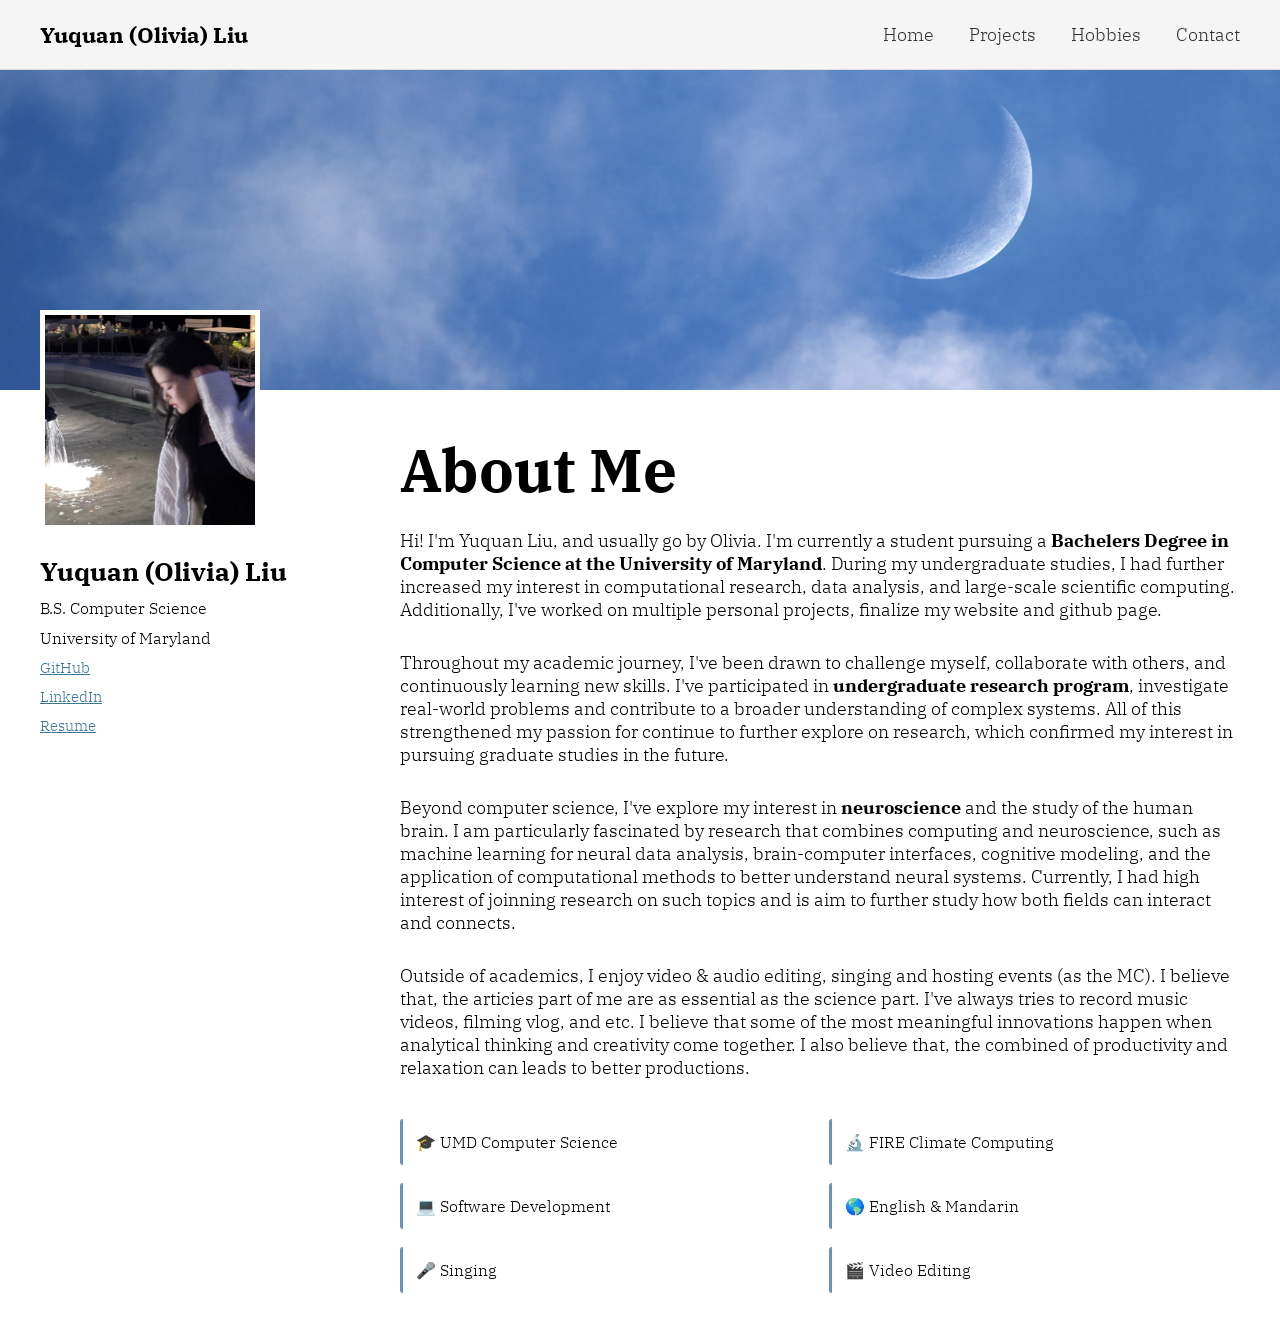
<file: index.html>
<!DOCTYPE html>
<html lang="en">

<head>
    <meta charset="UTF-8">
    <meta name="viewport" content="width=device-width, initial-scale=1.0">
    <title>Yuquan (Olivia) Liu | Home</title>

    <link rel="stylesheet" href="styles.css">

    <link rel="preconnect" href="https://fonts.googleapis.com">
    <link rel="preconnect" href="https://fonts.gstatic.com" crossorigin>
    <link href="https://fonts.googleapis.com/css2?family=IBM+Plex+Serif:ital,wght@0,300;0,400;0,500;0,700;1,300;1,400;1,500;1,700&display=swap" rel="stylesheet">
</head>

<body>

    <nav>
        <div class="logo">Yuquan (Olivia) Liu</div>

        <ul>
            <li><a href="index.html">Home</a></li>
            <li><a href="projects.html">Projects</a></li>
            <li><a href="hobbies.html">Hobbies</a></li>
            <li><a href="contact.html">Contact</a></li>
        </ul>
    </nav>

    <section class="hero">
        <img src="banner.jpg" alt="Banner">
    </section>

    <section class="about">

        <div class="profile">

            <img src="profileHolder.png" alt="Profile">

            <h2>Yuquan (Olivia) Liu</h2>

            <p>B.S. Computer Science</p>

            <p>University of Maryland</p>

            <div class="links">
                <a href="https://github.com/nvmjustrain" target="_blank">GitHub</a>

                <a href="https://www.linkedin.com/in/olivia-liu-bb05342b5/" target="_blank">LinkedIn</a>

                <a href="Yuquan_Liu_-_Resume.pdf" target="_blank">Resume</a>
            </div>

        </div>

        <div class="about-text">

            <h1>About Me</h1>

            <p>
                Hi! I'm Yuquan Liu, and usually go by Olivia. I'm currently a student pursuing a <b>Bachelers Degree in Computer Science at the University of Maryland</b>. 
                During my undergraduate studies, I had further increased my interest in computational research, data analysis, and large-scale scientific computing. Additionally, 
                I've worked on multiple personal projects, finalize my website and github page. 
                
            </p>

            <p>
                Throughout my academic journey, I've been drawn to challenge myself, collaborate with others, 
                and continuously learning new skills. I've participated in <b>undergraduate research program</b>, investigate
                real-world problems and contribute to a broader understanding of complex systems. All of this strengthened 
                my passion for continue to further explore on research, which confirmed my interest in pursuing graduate
                studies in the future. 
            </p>

            <p>
                Beyond computer science, I've explore my interest in <b>neuroscience</b> and the study of the human brain.
                I am particularly fascinated by research that combines computing and neuroscience, such as machine learning 
                for neural data analysis, brain-computer interfaces, cognitive modeling, and the application of computational 
                methods to better understand neural systems. Currently, I had high interest of joinning research on such topics 
                and is aim to further study how both fields can interact and connects.
            </p>

            <p>
                Outside of academics, I enjoy video & audio editing, singing and hosting events (as the MC).
                I believe that, the articies part of me are as essential as the science part. I've always tries
                to record music videos, filming vlog, and etc. I believe that some of the most meaningful innovations
                happen when analytical thinking and creativity come together. I also believe that, the combined of
                productivity and relaxation can leads to better productions. 
            </p>

            <div class="quick-facts">
                <div>🎓 UMD Computer Science</div>
                <div>🔬 FIRE Climate Computing</div>
                <div>💻 Software Development</div>
                <div>🌎 English & Mandarin</div>
                <div>🎤 Singing</div>
                <div>🎬 Video Editing</div>
            </div>

        </div>

    </section>

</body>

</html>
</file>
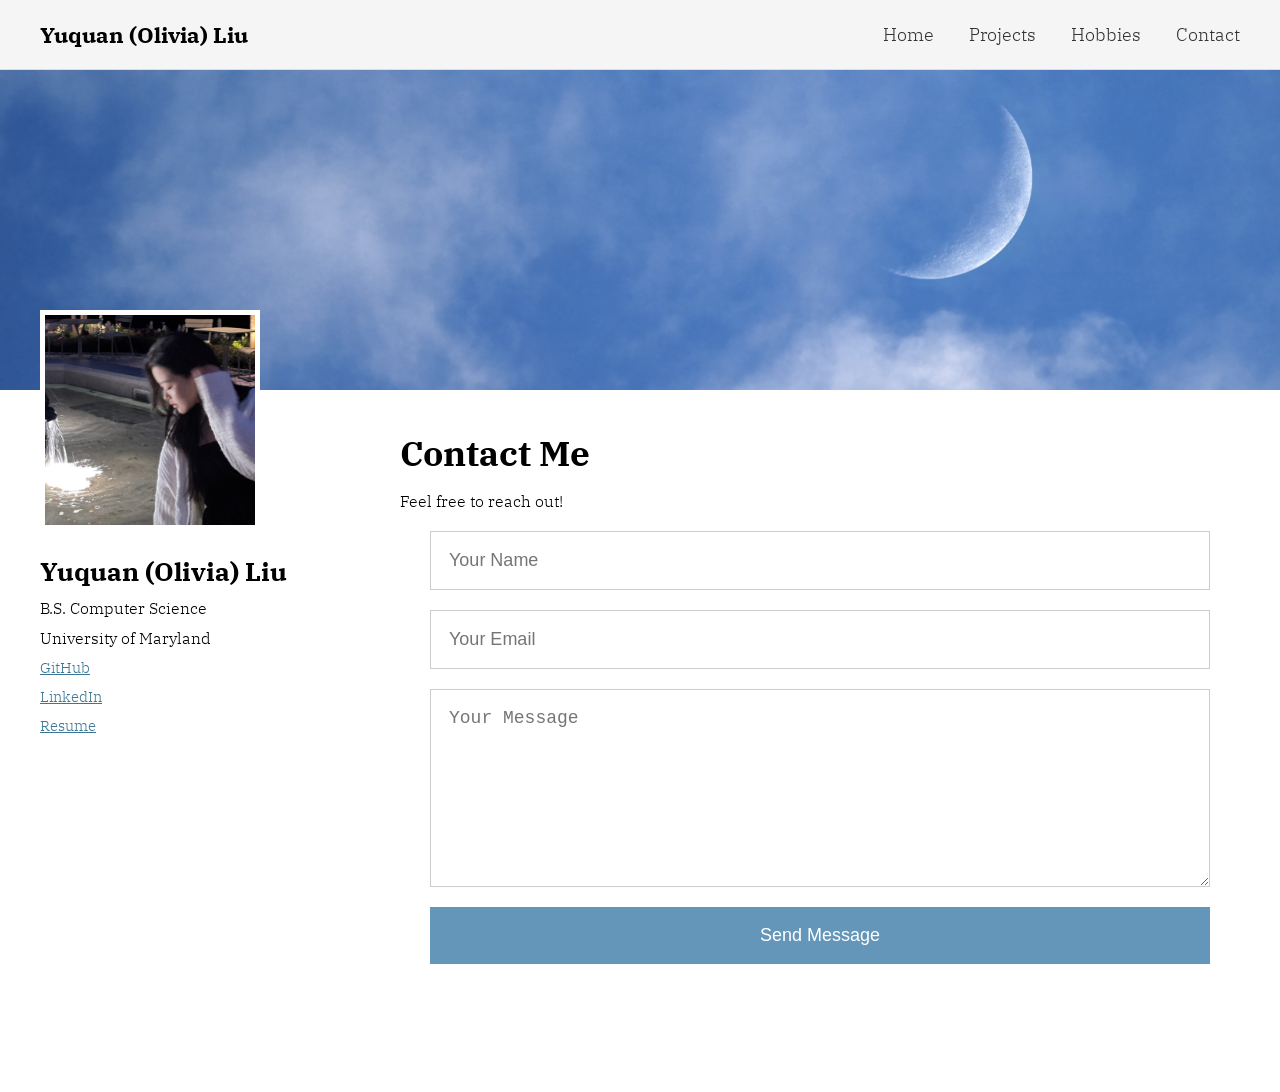
<file: contact.html>
<!DOCTYPE html>
<html lang="en">

<head>
    <meta charset="UTF-8">
    <meta name="viewport" content="width=device-width, initial-scale=1.0">
    <title>Olivia Liu | Contact</title>

    <link rel="stylesheet" href="styles.css">

    <link rel="preconnect" href="https://fonts.googleapis.com">
    <link rel="preconnect" href="https://fonts.gstatic.com" crossorigin>
    <link href="https://fonts.googleapis.com/css2?family=IBM+Plex+Serif:ital,wght@0,300;0,400;0,500;0,700;1,300;1,400;1,500;1,700&display=swap" rel="stylesheet"></head>

<body>

    <nav>
        <div class="logo">Yuquan (Olivia) Liu</div>

        <ul>
            <li><a href="index.html">Home</a></li>
            <li><a href="projects.html">Projects</a></li>
            <li><a href="hobbies.html">Hobbies</a></li>
            <li><a href="contact.html">Contact</a></li>
        </ul>
    </nav>

    <section class="hero">
        <img src="banner.jpg" alt="Banner">
    </section>

    <div class="page-layout">

    <aside class="profile">

        <img src="profileHolder.png" alt="Profile">

        <h2>Yuquan (Olivia) Liu</h2>

        <p>B.S. Computer Science</p>

        <p>University of Maryland</p>

        <div class="links">

            <a href="https://github.com/nvmjustrain" target="_blank">
                GitHub
            </a>

            <a href="https://www.linkedin.com/in/olivia-liu-bb05342b5/" target="_blank">
                LinkedIn
            </a>

            <a href="Yuquan_Liu_-_Resume.pdf" target="_blank">
                Resume
            </a>

        </div>

    </aside>

    <main class="main-content">

        <h1>Contact Me</h1>

        <p>Feel free to reach out!</p>


        <div class="contact-container">

            <form action="https://formsubmit.co/yliu29@terpmail.umd.edu" method="POST">

                <input
                    type="hidden"
                    name="_next"
                    value="contact.html">

                <input
                    type="hidden"
                    name="_captcha"
                    value="false">

                <input
                    type="text"
                    name="name"
                    placeholder="Your Name"
                    required>

                <input
                    type="email"
                    name="email"
                    placeholder="Your Email"
                    required>

                <textarea
                    name="message"
                    rows="8"
                    placeholder="Your Message"
                    required></textarea>

                <button type="submit">
                    Send Message
                </button>

            </form>

        </div>

    </main>

</div>


</body>

</html>
</file>
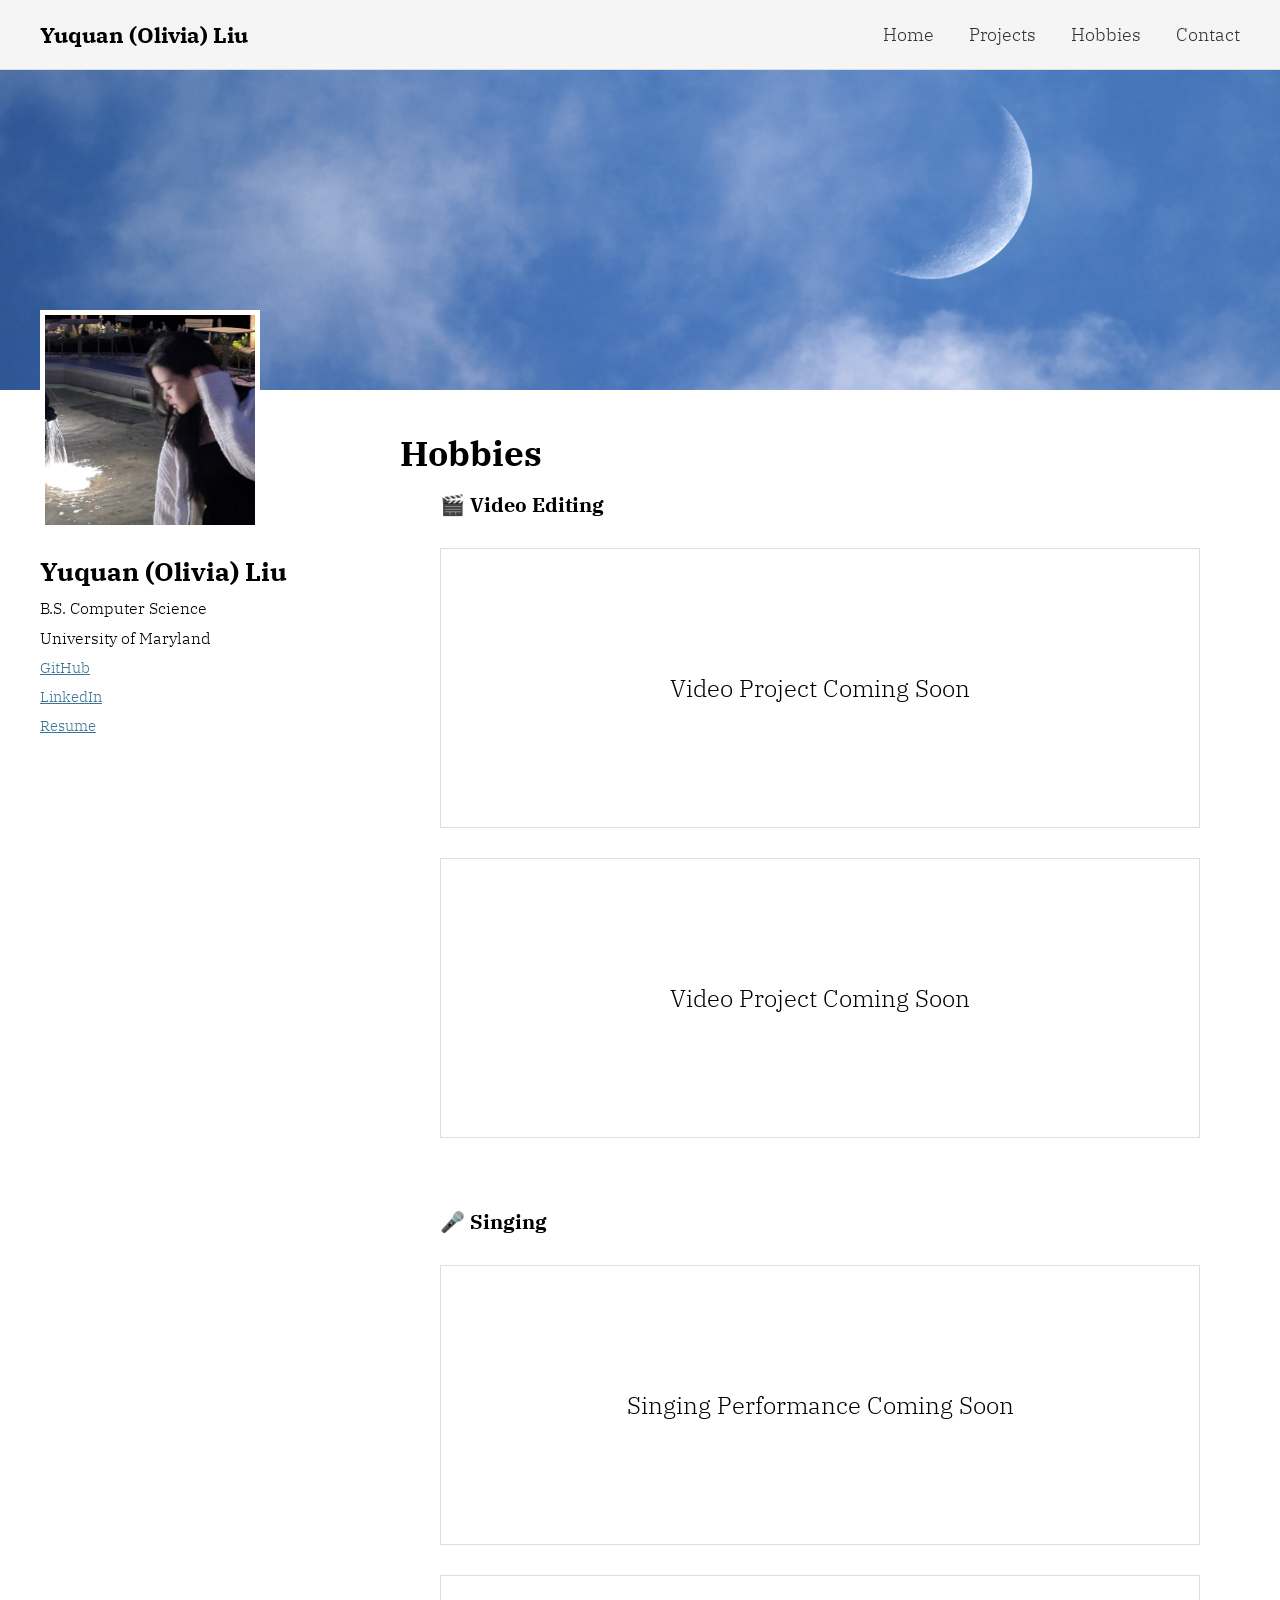
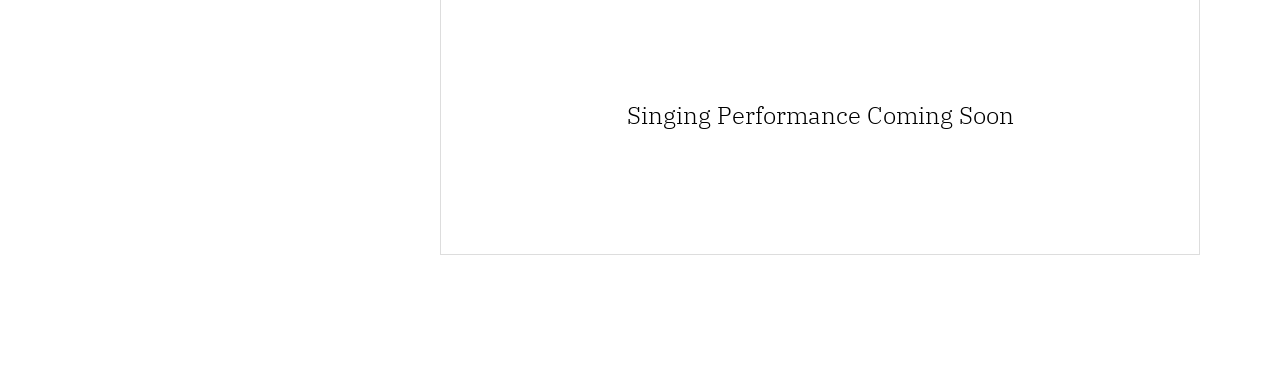
<file: hobbies.html>
<!DOCTYPE html>
<html lang="en">

<head>
    <meta charset="UTF-8">
    <meta name="viewport" content="width=device-width, initial-scale=1.0">
    <title>Olivia Liu | Hobbies</title>

    <link rel="stylesheet" href="styles.css">

    <link rel="preconnect" href="https://fonts.googleapis.com">
    <link rel="preconnect" href="https://fonts.gstatic.com" crossorigin>
    <link href="https://fonts.googleapis.com/css2?family=IBM+Plex+Serif:ital,wght@0,300;0,400;0,500;0,700;1,300;1,400;1,500;1,700&display=swap" rel="stylesheet">
</head>

<body>

    <nav>
        <div class="logo">Yuquan (Olivia) Liu</div>

        <ul>
            <li><a href="index.html">Home</a></li>
            <li><a href="projects.html">Projects</a></li>
            <li><a href="hobbies.html">Hobbies</a></li>
            <li><a href="contact.html">Contact</a></li>
        </ul>
    </nav>

    <section class="hero">
        <img src="banner.jpg" alt="Banner">
    </section>

    <div class="page-layout">

    <aside class="profile">

        <img src="profileHolder.png" alt="Profile">

        <h2>Yuquan (Olivia) Liu</h2>

        <p>B.S. Computer Science</p>

        <p>University of Maryland</p>

        <div class="links">

            <a href="https://github.com/nvmjustrain" target="_blank">
                GitHub
            </a>

            <a href="https://www.linkedin.com/in/olivia-liu-bb05342b5/" target="_blank">
                LinkedIn
            </a>

            <a href="Yuquan_Liu_-_Resume.pdf" target="_blank">
                Resume
            </a>

        </div>

    </aside>

    
    <main class = "main-content">
        <div class="page-header">
        <h1>Hobbies</h1>
        </div>

        <section class="hobby-section">

            <h2>🎬 Video Editing</h2>

            <div class="video-grid">

                <div class="video-placeholder">
                    Video Project Coming Soon
                </div>

                <div class="video-placeholder">
                    Video Project Coming Soon
                </div>

            </div>

        </section>

        <section class="hobby-section">

            <h2>🎤 Singing</h2>

            <div class="video-grid">

                <div class="video-placeholder">
                    Singing Performance Coming Soon
                </div>

                <div class="video-placeholder">
                    Singing Performance Coming Soon
                </div>

            </div>

        </section>
    </main>

</body>

</html>
</file>
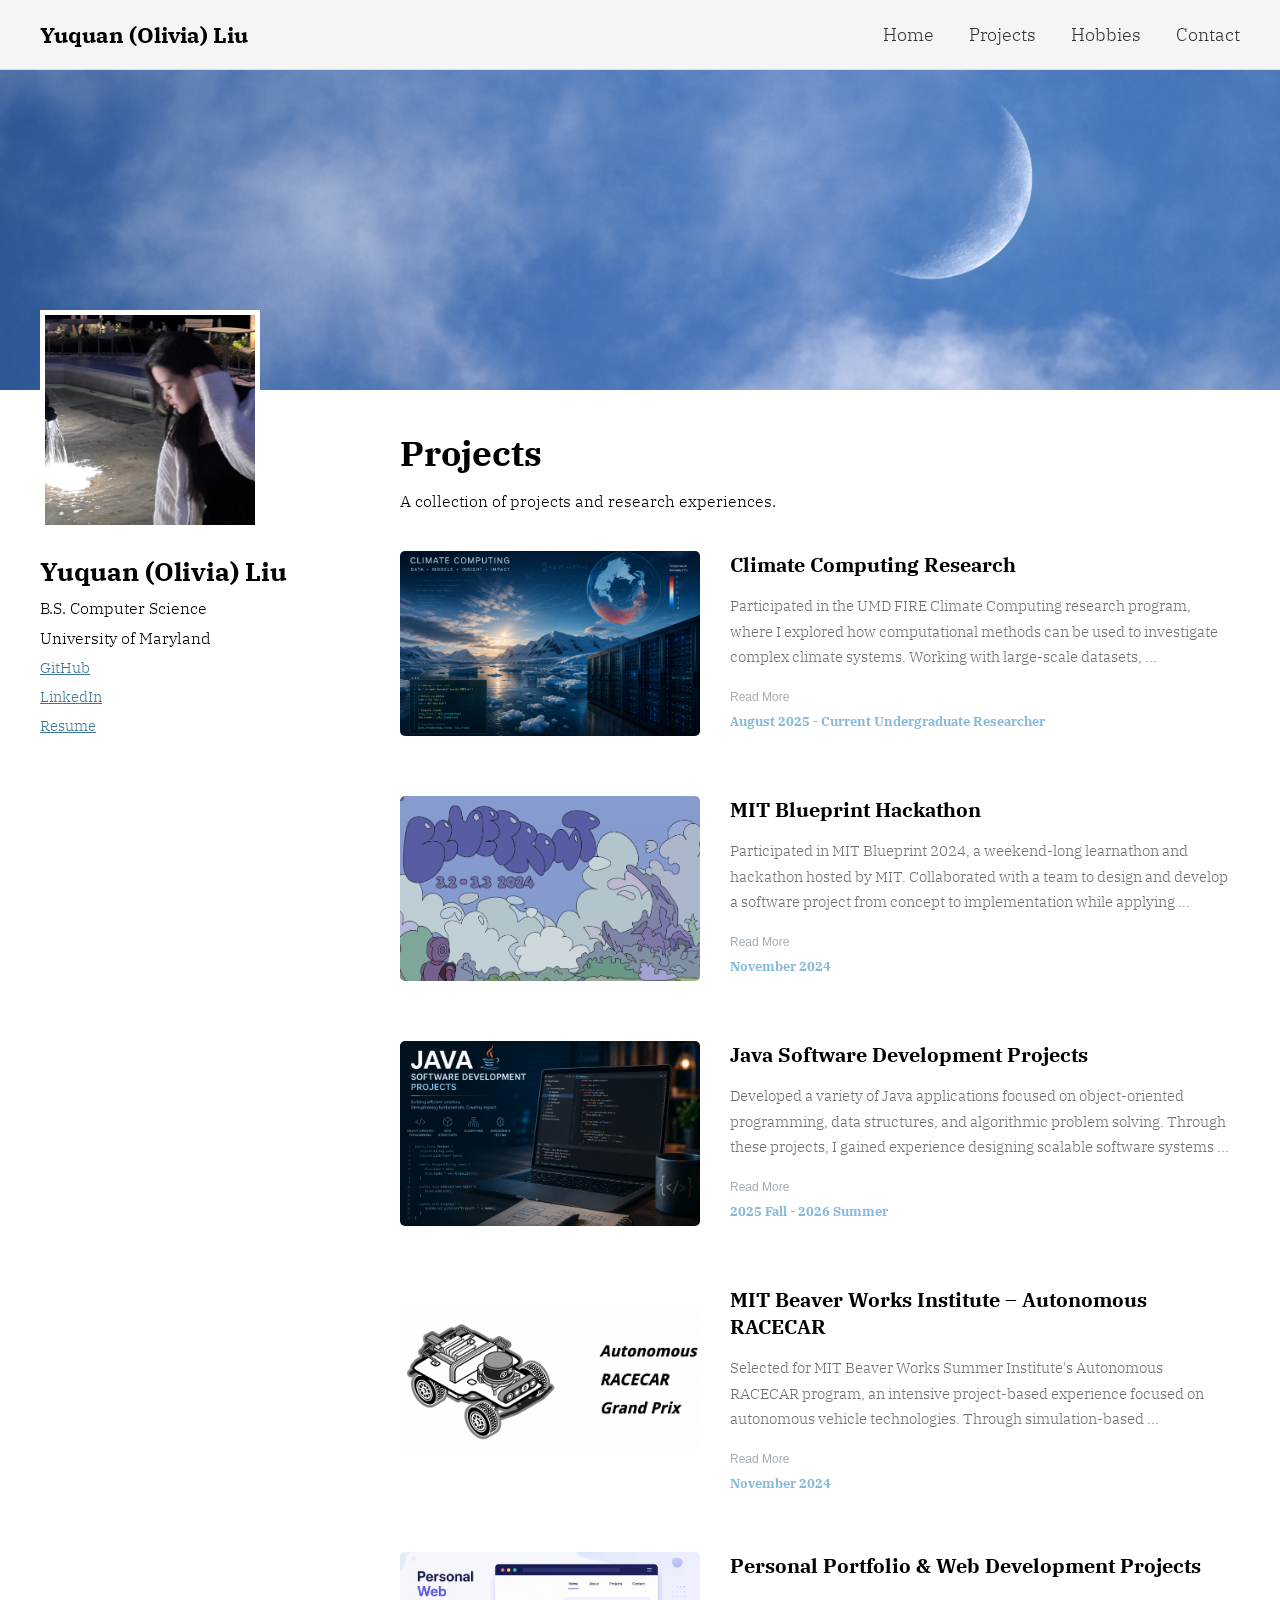
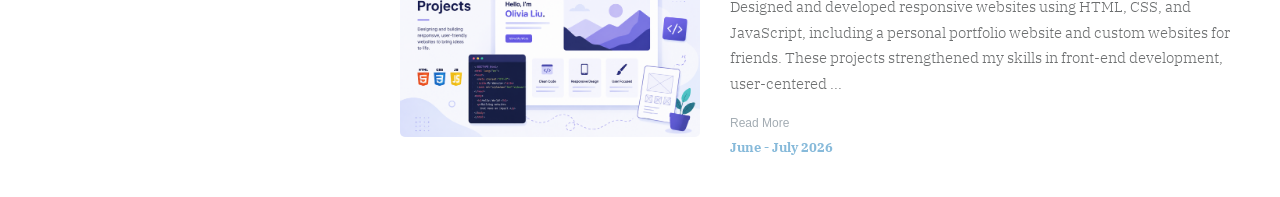
<file: projects.html>
<!DOCTYPE html>
<html lang="en">

<head>
    <meta charset="UTF-8">
    <meta name="viewport" content="width=device-width, initial-scale=1.0">
    <title>Olivia Liu | Projects</title>

    <link rel="stylesheet" href="styles.css">

    <link rel="preconnect" href="https://fonts.googleapis.com">
    <link rel="preconnect" href="https://fonts.gstatic.com" crossorigin>
    <link href="https://fonts.googleapis.com/css2?family=IBM+Plex+Serif:ital,wght@0,300;0,400;0,500;0,700;1,300;1,400;1,500;1,700&display=swap" rel="stylesheet">
</head>

<script>

function toggleText(button) {

    const paragraph =
        button.previousElementSibling;

    const dots =
        paragraph.querySelector(".dots");

    const moreText =
        paragraph.querySelector(".more-text");

    if (moreText.style.display === "inline") {

        moreText.style.display = "none";

        dots.style.display = "inline";

        button.textContent = "Read More";

    } else {

        moreText.style.display = "inline";

        dots.style.display = "none";

        button.textContent = "Read Less";

    }
}

</script>

<body>

    <nav>
        <div class="logo">Yuquan (Olivia) Liu</div>

        <ul>
            <li><a href="index.html">Home</a></li>
            <li><a href="projects.html">Projects</a></li>
            <li><a href="hobbies.html">Hobbies</a></li>
            <li><a href="contact.html">Contact</a></li>
        </ul>
    </nav>
    <section class="hero">
        <img src="banner.jpg" alt="Banner">
    </section>

    <div class="page-layout">

    <aside class="profile">

        <img src="profileHolder.png" alt="Profile">

        <h2>Yuquan (Olivia) Liu</h2>

        <p>B.S. Computer Science</p>

        <p>University of Maryland</p>

        <div class="links">

            <a href="https://github.com/nvmjustrain" target="_blank">
                GitHub
            </a>

            <a href="https://www.linkedin.com/in/olivia-liu-bb05342b5/" target="_blank">
                LinkedIn
            </a>

            <a href="Yuquan_Liu_-_Resume.pdf" target="_blank">
                Resume
            </a>

        </div>

    </aside>

    <main class = "main-content">
        <div class="page-header">
            <h1>Projects</h1>
            <p>A collection of projects and research experiences.</p>
        </div>

    <div class="project-container">
        <div class="project-grid">
            <div class="cover">
                <img src="climatecomputing.png">
            </div>
            <div class="content">
                <h2>Climate Computing Research</h2>
                <p class = "project-description">
                    Participated in the UMD FIRE Climate Computing research program, where I 
                    explored how computational methods can be used to investigate complex 
                    climate systems. Working with large-scale datasets, 
                    <span class="dots">...</span>

                    <span class="more-text">
                    scientific models, and high-performance 
                    computing resources strengthened both my technical skills and my interest in research, ultimately 
                    motivating my pursuit of future graduate studies.
                    </span>
                </p>

                <button class="read-more-btn" onclick="toggleText(this)">
                    Read More
                </button>
                <h6> August 2025 - Current Undergraduate Researcher<h6>
            </div>
        </div>

        <div class="project-grid">
            <div class="cover">
                <img src="blueprint.png">
            </div>
            <div class="content">
                <h2>MIT Blueprint Hackathon</h2>
                <p class = "project-description">
                    Participated in MIT Blueprint 2024, a weekend-long learnathon and hackathon hosted by MIT. Collaborated 
                    with a team to design and develop a software project from concept to implementation 
                    while applying 
                    <span class="dots">...</span>

                    <span class="more-text">
                    programming, problem-solving, and teamwork skills in a fast-paced environment. 
                    The experience strengthened my interest in software development and exposed me to collaborative project 
                    building and rapid prototyping.
                    </span>
                </p>
                <button class="read-more-btn" onclick="toggleText(this)">
                    Read More
                </button>
                <h6>November 2024<h6>
            </div>
        </div>
        
        <div class="project-grid">
            <div class="cover">
                <img src="java.png">
            </div>
            <div class="content">
                <h2>Java Software Development Projects</h2>
                <p class = "project-description">
                    Developed a variety of Java applications focused on object-oriented programming, data structures, and 
                    algorithmic problem solving. Through these projects, I gained experience designing scalable software 
                    systems
                    <span class="dots">...</span>

                    <span class="more-text">
                    , implementing custom data structures, debugging complex programs, and applying software 
                    engineering principles to build efficient and maintainable solutions.
                    </span>
                </p>
                <button class="read-more-btn" onclick="toggleText(this)">
                    Read More
                </button>
                <h6>2025 Fall - 2026 Summer<h6>
            </div>
        </div>
        
        <div class="project-grid">
            <div class="cover">
                <img src="beaver.png">
            </div>
            <div class="content">
                <h2>MIT Beaver Works Institute – Autonomous RACECAR</h2>
                <p class = "project-description">
                    Selected for MIT Beaver Works Summer Institute's Autonomous RACECAR program, an intensive project-based 
                    experience focused on autonomous vehicle technologies. Through simulation-based 
                    <span class="dots">...</span>

                    <span class="more-text">
                    development and team 
                    collaboration, I explored topics including computer vision, control systems, localization, and path planning 
                    while designing algorithms for autonomous navigation in dynamic environments.
                    </span>
                </p>
                <button class="read-more-btn" onclick="toggleText(this)">
                    Read More
                </button>
                <h6>November 2024<h6>
            </div>

        </div>

        <div class="project-grid">
            <div class="cover">
                <img src="web.png">
            </div>
            <div class="content">
                <h2>Personal Portfolio & Web Development Projects</h2>
                <p class = "project-description">
                    Designed and developed responsive websites using HTML, CSS, and JavaScript, including a personal portfolio 
                    website and custom websites for friends. These projects strengthened my skills in front-end development, 
                    user-centered 
                    <span class="dots">...</span>

                    <span class="more-text">
                    design, and creating intuitive, visually appealing web experiences.
                    </span>
                </p>
                <button class="read-more-btn" onclick="toggleText(this)">
                    Read More
                </button>
                <h6>June - July 2026<h6>
            </div>

        </div>

    </div>
    </main>

</body>

</html>
</file>
<file: styles.css>
* {
    margin: 0;
    padding: 0;
    box-sizing: border-box;
}

body {
    font-family: "IBM Plex Serif", serif;
    font-weight: 300;
    font-style: normal;
}


/* =======================
   NAVIGATION
======================= */

nav {
    background: #f5f5f5;

    display: flex;
    justify-content: space-between;
    align-items: center;

    padding: 20px 40px;

    border-bottom: 1px solid #ddd;
}

.logo {
    font-size: 22px;
    font-weight: bold;
}

nav ul {
    display: flex;
    list-style: none;
    gap: 35px;
}

nav a {
    text-decoration: none;
    color: #333;
    font-size: 18px;
}

nav a:hover {
    font-weight: bold;
}

/* =======================
   BANNER
======================= */

.hero img {
    width: 100%;
    height: 320px;
    object-fit: cover;
    display: block;
}

/* =======================
   HOME PAGE LAYOUT
======================= */

.about {

    max-width: 1350px;

    margin: 0 auto;

    display: grid;

    grid-template-columns: 280px 1fr;

    gap: 80px;

    padding: 40px;
}

/* =======================
   LEFT COLUMN
======================= */

.profile {
    margin-top: -120px;
}

.profile img {
    width: 220px;
    height: 220px;
    object-fit: cover;

    border: 5px solid white;
}

.profile h2 {
    margin-top: 20px;
    font-size: 26px;
}

.profile p {
    margin-top: 10px;
    margin-bottom: 10px;
}



.links{
    display:flex;
    flex-direction:column;
    gap:10px;
    margin-top:10px;
}

.links a {
    text-decoration: underline;
    color: #3b7696;
    font-size: 15px;
}

.links a:hover {
    color: black;
}

/* =======================
   RIGHT COLUMN
======================= */

.about-text h1 {
    font-size: 60px;
    margin-bottom: 20px;
}

.about-text p {
    font-size: 18px;
    margin-bottom: 30px;
}

.quick-facts {
    display: grid;

    grid-template-columns: repeat(2, 2fr);

    gap: 18px;

    margin-top: 40px;
}

.quick-facts div {
    background: white;

    padding: 13px;

    border-radius: 3px;

    border-left: 3px solid #6396b8;
}

/* =======================
   Other Page Layout HEADERS
======================= */

.page-layout {

    max-width: 1350px;

    margin: 0 auto;

    display: grid;

    grid-template-columns: 280px 1fr;

    gap: 80px;

    padding: 40px;
}

.main-content {
    min-width: 0;
}

.main-content h1{

    font-size: 35px;

    margin-bottom: 15px;
}
.main-content p{
    margin-right: 10px;
    margin-bottom: 20px;
}



/* =======================
   PROJECT PAGE
======================= */

.project-container{
    display: flex;

    flex-direction: column;

    gap: 60px;

    margin-top: 40px;
}


.project-grid {

    display: flex;

    align-items: flex-start;

    gap: 30px;
}

.cover img {

    display: flex;

    align-items: flex-start;

    gap: 30px;

    width: 300px;

    height: 185px;

    object-fit: cover;

    border-radius: 5px;
}

.content h2 {

    font-size: 20px;

    margin-bottom: 15px;
}

.content p {

    color: #6c6e6f;

    font-size: 15px;

    line-height: 1.7;

    margin-bottom: 15px;

    
}

.content h6{
    color: #87bada;
    font-size: 13px;
    line-height: 1.3;
    align-items: flex-end;
}

.more-text {
    display: none;
}

.read-more-btn {

    background: none;

    border: none;

    color: #a3acb3;

    font-size: 12px;

    padding: 0;

    margin-top: 2px;
    margin-bottom:10px;

    cursor: pointer;
}

.read-more-btn:hover {
    color: black;
}



/* =======================
   HOBBIES PAGE
======================= */

.hobby-section {

    max-width: 1300px;

    margin: 0 auto 70px auto;

    padding: 0 40px;
}

.hobby-section h2 {

    font-size: 20px;

    margin-bottom: 30px;
}

.video-grid {

    display: grid;

    grid-template-columns:
        repeat(auto-fit, minmax(450px, 1fr));

    gap: 30px;
}

.video-placeholder {

    background: white;

    border: 1px solid #ddd;

    height: 280px;

    display: flex;

    justify-content: center;

    align-items: center;

    font-size: 24px;
}

/* =======================
   CONTACT PAGE
======================= */

.contact-container {

    max-width: 900px;

    margin-right: auto;

    padding: 0 30px 80px 30px;
}

form {

    display: flex;

    flex-direction: column;

    gap: 20px;
}

input,
textarea {

    padding: 18px;

    font-size: 18px;

    border: 1px solid #ccc;
}

button {

    background: #6396b8;

    color: white;

    border: none;

    padding: 18px;

    font-size: 18px;

    cursor: pointer;
}

button:hover {
    opacity: 0.9;
}

/* =======================
   MOBILE
======================= */

@media (max-width: 900px) {

    nav {
        flex-direction: column;
        gap: 20px;
    }

    .about {

        grid-template-columns: 1fr;

        gap: 40px;
    }

    .profile {
        margin-top: 0;
    }

    .about-text h1 {
        font-size: 48px;
    }

    .about-text p {
        font-size: 20px;
    }

    .quick-facts {
        grid-template-columns: 1fr;
    }

    .page-layout{
        grid-template-columns: 1fr;

        gap: 40px;
    }

    .main-content{
        font-size: 20px;
    }
}
</file>
